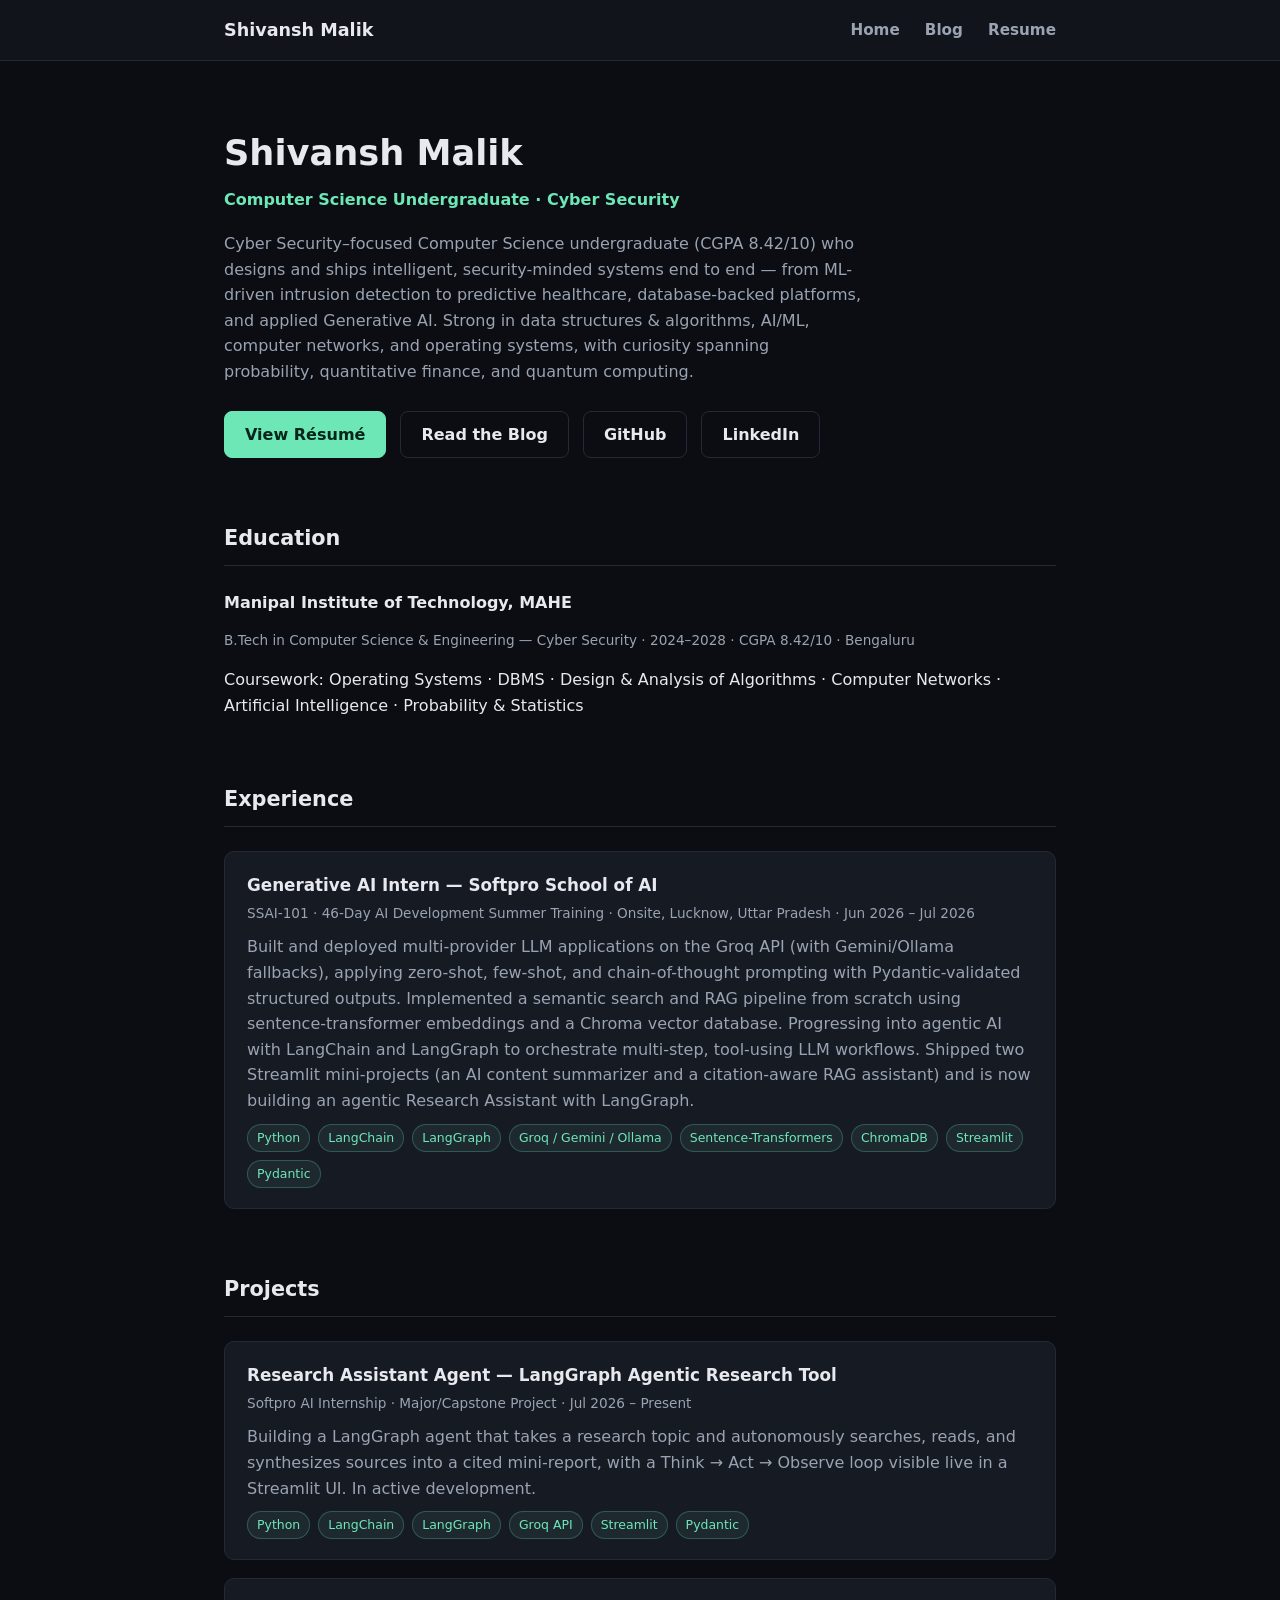
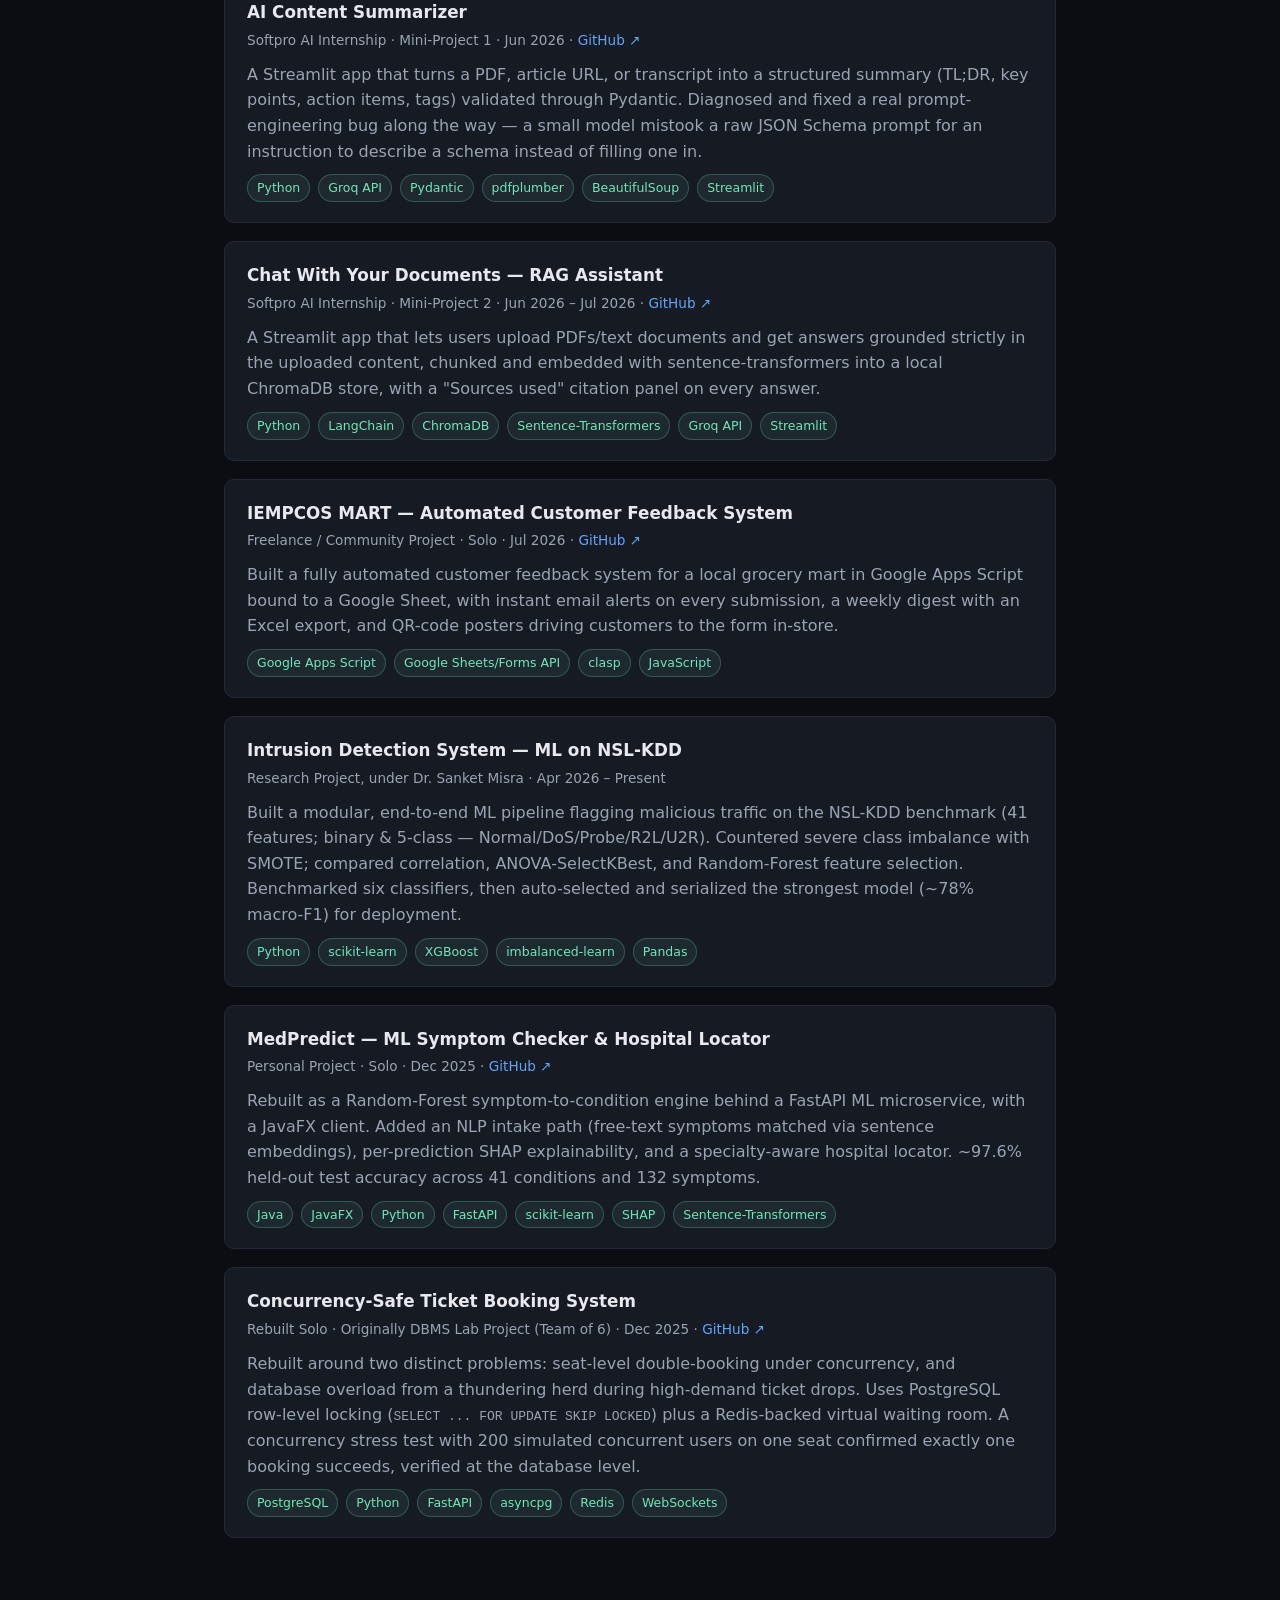
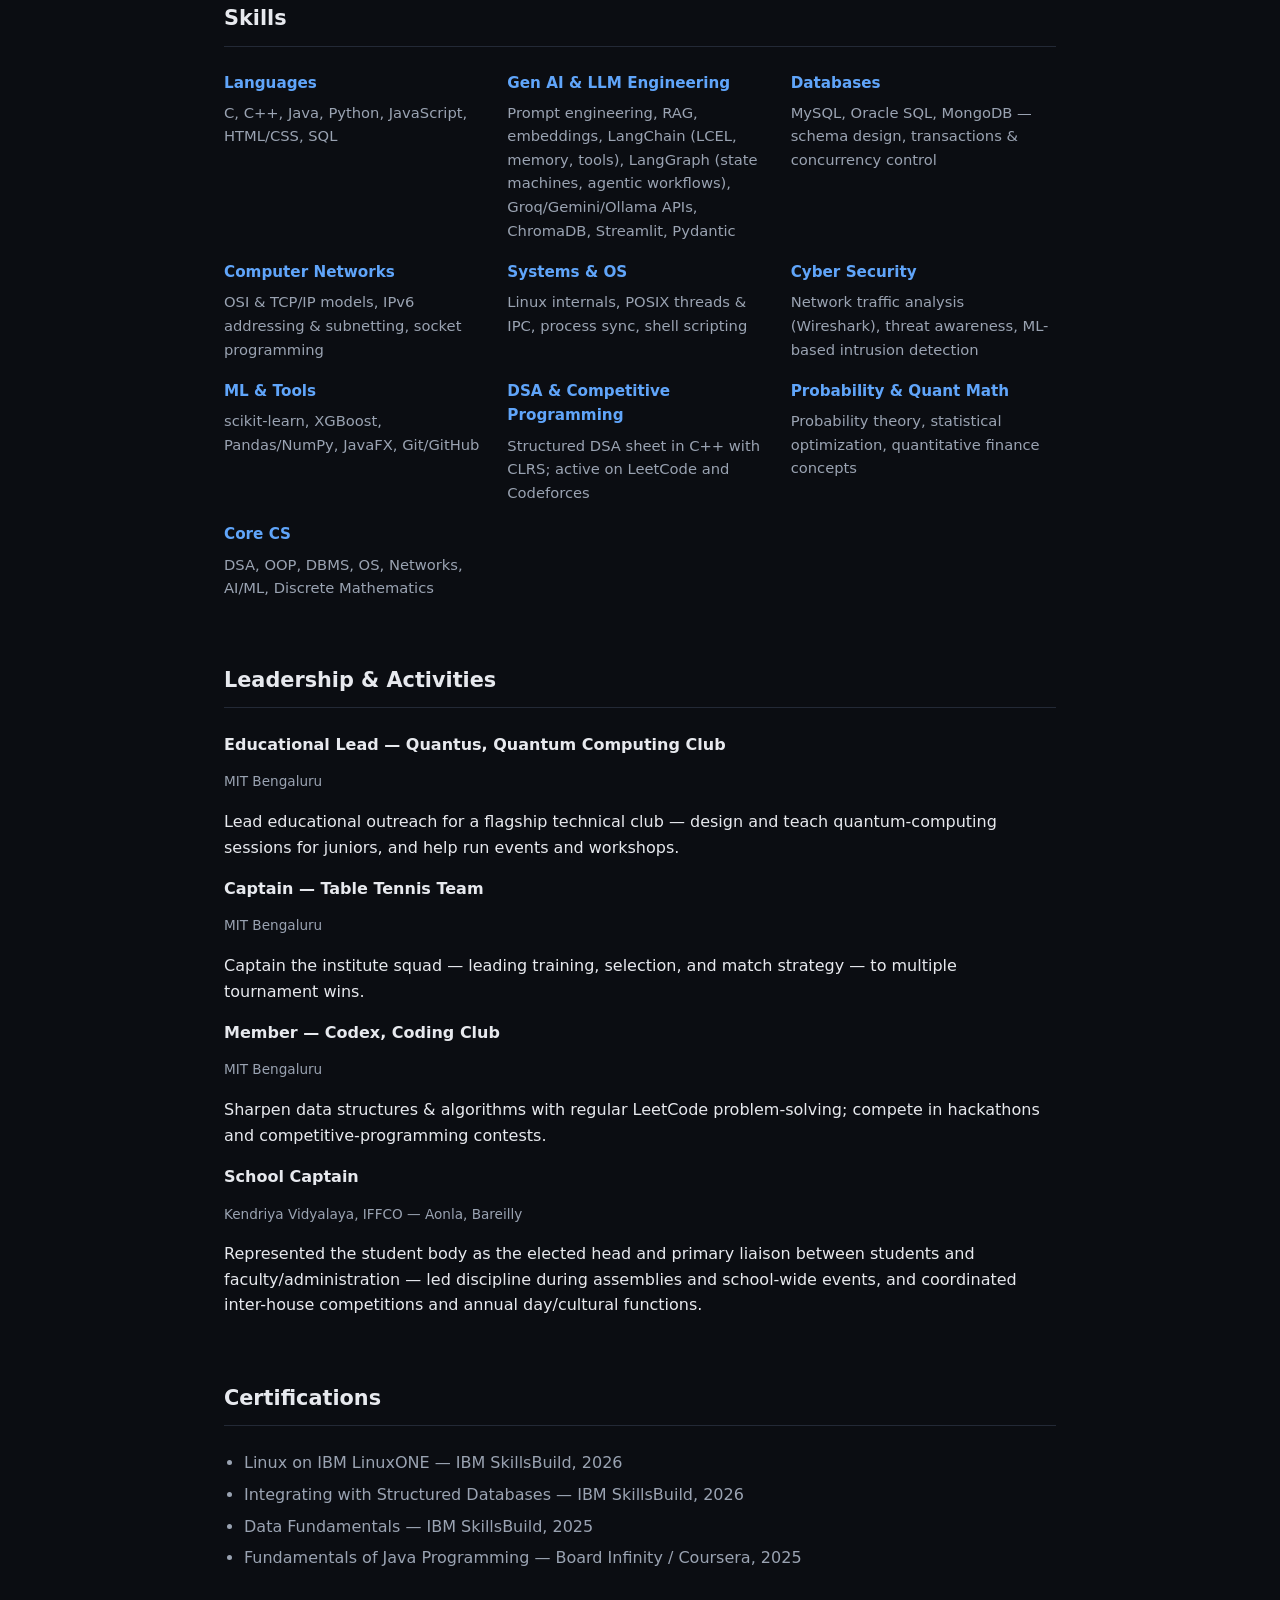
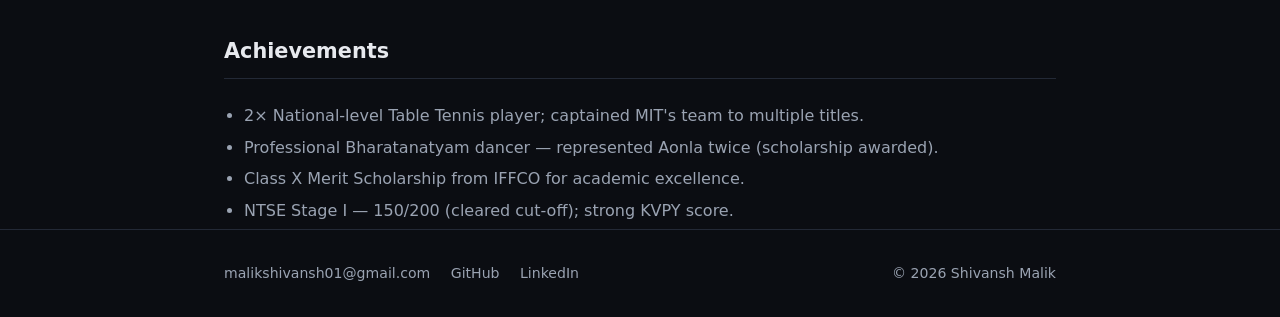
<file: index.html>
<!DOCTYPE html>
<html lang="en">
<head>
  <meta charset="UTF-8" />
  <meta name="viewport" content="width=device-width, initial-scale=1.0" />
  <title>Shivansh Malik — Computer Science &amp; Cyber Security</title>
  <meta name="description" content="Shivansh Malik — Computer Science undergraduate building intelligent, security-minded systems end to end." />
  <link rel="stylesheet" href="style.css" />
</head>
<body>
  <header class="site-header">
    <div class="wrap">
      <a class="brand" href="index.html">Shivansh Malik</a>
      <nav class="site-nav">
        <a href="index.html">Home</a>
        <a href="blog.html">Blog</a>
        <a href="resume.pdf">Resume</a>
      </nav>
    </div>
  </header>

  <main class="wrap">
    <section class="hero">
      <h1>Shivansh Malik</h1>
      <p class="role">Computer Science Undergraduate · Cyber Security</p>
      <p class="lead">
        Cyber Security–focused Computer Science undergraduate (CGPA 8.42/10) who designs and ships
        intelligent, security-minded systems end to end — from ML-driven intrusion detection to
        predictive healthcare, database-backed platforms, and applied Generative AI. Strong in data
        structures &amp; algorithms, AI/ML, computer networks, and operating systems, with curiosity
        spanning probability, quantitative finance, and quantum computing.
      </p>
      <div class="btn-row">
        <a class="btn primary" href="resume.pdf">View Résumé</a>
        <a class="btn ghost" href="blog.html">Read the Blog</a>
        <a class="btn ghost" href="https://github.com/shxvansh07">GitHub</a>
        <a class="btn ghost" href="https://www.linkedin.com/in/shivansh-malik-41b51a372/">LinkedIn</a>
      </div>
    </section>

    <section id="education">
      <h2>Education</h2>
      <div class="edu-item">
        <h3>Manipal Institute of Technology, MAHE</h3>
        <p class="meta">B.Tech in Computer Science &amp; Engineering — Cyber Security · 2024–2028 · CGPA 8.42/10 · Bengaluru</p>
        <p>Coursework: Operating Systems · DBMS · Design &amp; Analysis of Algorithms · Computer Networks · Artificial Intelligence · Probability &amp; Statistics</p>
      </div>
    </section>

    <section id="experience">
      <h2>Experience</h2>
      <div class="card">
        <h3>Generative AI Intern — Softpro School of AI</h3>
        <p class="meta">SSAI-101 · 46-Day AI Development Summer Training · Onsite, Lucknow, Uttar Pradesh · Jun 2026 – Jul 2026</p>
        <p>
          Built and deployed multi-provider LLM applications on the Groq API (with Gemini/Ollama
          fallbacks), applying zero-shot, few-shot, and chain-of-thought prompting with
          Pydantic-validated structured outputs. Implemented a semantic search and RAG pipeline from
          scratch using sentence-transformer embeddings and a Chroma vector database. Progressing into
          agentic AI with LangChain and LangGraph to orchestrate multi-step, tool-using LLM workflows.
          Shipped two Streamlit mini-projects (an AI content summarizer and a citation-aware RAG
          assistant) and is now building an agentic Research Assistant with LangGraph.
        </p>
        <div class="tag-row">
          <span class="tag">Python</span>
          <span class="tag">LangChain</span>
          <span class="tag">LangGraph</span>
          <span class="tag">Groq / Gemini / Ollama</span>
          <span class="tag">Sentence-Transformers</span>
          <span class="tag">ChromaDB</span>
          <span class="tag">Streamlit</span>
          <span class="tag">Pydantic</span>
        </div>
      </div>
    </section>

    <section id="projects">
      <h2>Projects</h2>

      <div class="card">
        <h3>Research Assistant Agent — LangGraph Agentic Research Tool</h3>
        <p class="meta">Softpro AI Internship · Major/Capstone Project · Jul 2026 – Present</p>
        <p>
          Building a LangGraph agent that takes a research topic and autonomously searches, reads, and
          synthesizes sources into a cited mini-report, with a Think → Act → Observe loop visible live
          in a Streamlit UI. In active development.
        </p>
        <div class="tag-row">
          <span class="tag">Python</span>
          <span class="tag">LangChain</span>
          <span class="tag">LangGraph</span>
          <span class="tag">Groq API</span>
          <span class="tag">Streamlit</span>
          <span class="tag">Pydantic</span>
        </div>
      </div>

      <div class="card">
        <h3>AI Content Summarizer</h3>
        <p class="meta">Softpro AI Internship · Mini-Project 1 · Jun 2026 · <a href="https://github.com/shxvansh07/ai-content-summarizer">GitHub ↗</a></p>
        <p>
          A Streamlit app that turns a PDF, article URL, or transcript into a structured summary
          (TL;DR, key points, action items, tags) validated through Pydantic. Diagnosed and fixed a
          real prompt-engineering bug along the way — a small model mistook a raw JSON Schema prompt
          for an instruction to describe a schema instead of filling one in.
        </p>
        <div class="tag-row">
          <span class="tag">Python</span>
          <span class="tag">Groq API</span>
          <span class="tag">Pydantic</span>
          <span class="tag">pdfplumber</span>
          <span class="tag">BeautifulSoup</span>
          <span class="tag">Streamlit</span>
        </div>
      </div>

      <div class="card">
        <h3>Chat With Your Documents — RAG Assistant</h3>
        <p class="meta">Softpro AI Internship · Mini-Project 2 · Jun 2026 – Jul 2026 · <a href="https://github.com/shxvansh07/chat-with-your-documents-rag-assistant">GitHub ↗</a></p>
        <p>
          A Streamlit app that lets users upload PDFs/text documents and get answers grounded strictly
          in the uploaded content, chunked and embedded with sentence-transformers into a local
          ChromaDB store, with a "Sources used" citation panel on every answer.
        </p>
        <div class="tag-row">
          <span class="tag">Python</span>
          <span class="tag">LangChain</span>
          <span class="tag">ChromaDB</span>
          <span class="tag">Sentence-Transformers</span>
          <span class="tag">Groq API</span>
          <span class="tag">Streamlit</span>
        </div>
      </div>

      <div class="card">
        <h3>IEMPCOS MART — Automated Customer Feedback System</h3>
        <p class="meta">Freelance / Community Project · Solo · Jul 2026 · <a href="https://github.com/shxvansh07/iempcos-mart-feedback-system">GitHub ↗</a></p>
        <p>
          Built a fully automated customer feedback system for a local grocery mart in Google Apps
          Script bound to a Google Sheet, with instant email alerts on every submission, a weekly
          digest with an Excel export, and QR-code posters driving customers to the form in-store.
        </p>
        <div class="tag-row">
          <span class="tag">Google Apps Script</span>
          <span class="tag">Google Sheets/Forms API</span>
          <span class="tag">clasp</span>
          <span class="tag">JavaScript</span>
        </div>
      </div>

      <div class="card">
        <h3>Intrusion Detection System — ML on NSL-KDD</h3>
        <p class="meta">Research Project, under Dr. Sanket Misra · Apr 2026 – Present</p>
        <p>
          Built a modular, end-to-end ML pipeline flagging malicious traffic on the NSL-KDD benchmark
          (41 features; binary &amp; 5-class — Normal/DoS/Probe/R2L/U2R). Countered severe class imbalance
          with SMOTE; compared correlation, ANOVA-SelectKBest, and Random-Forest feature selection.
          Benchmarked six classifiers, then auto-selected and serialized the strongest model
          (~78% macro-F1) for deployment.
        </p>
        <div class="tag-row">
          <span class="tag">Python</span>
          <span class="tag">scikit-learn</span>
          <span class="tag">XGBoost</span>
          <span class="tag">imbalanced-learn</span>
          <span class="tag">Pandas</span>
        </div>
      </div>

      <div class="card">
        <h3>MedPredict — ML Symptom Checker &amp; Hospital Locator</h3>
        <p class="meta">Personal Project · Solo · Dec 2025 · <a href="https://github.com/shxvansh07/medpredict">GitHub ↗</a></p>
        <p>
          Rebuilt as a Random-Forest symptom-to-condition engine behind a FastAPI ML microservice, with
          a JavaFX client. Added an NLP intake path (free-text symptoms matched via sentence embeddings),
          per-prediction SHAP explainability, and a specialty-aware hospital locator. ~97.6% held-out
          test accuracy across 41 conditions and 132 symptoms.
        </p>
        <div class="tag-row">
          <span class="tag">Java</span>
          <span class="tag">JavaFX</span>
          <span class="tag">Python</span>
          <span class="tag">FastAPI</span>
          <span class="tag">scikit-learn</span>
          <span class="tag">SHAP</span>
          <span class="tag">Sentence-Transformers</span>
        </div>
      </div>

      <div class="card">
        <h3>Concurrency-Safe Ticket Booking System</h3>
        <p class="meta">Rebuilt Solo · Originally DBMS Lab Project (Team of 6) · Dec 2025 · <a href="https://github.com/shxvansh07/ticket-booking-system">GitHub ↗</a></p>
        <p>
          Rebuilt around two distinct problems: seat-level double-booking under concurrency, and
          database overload from a thundering herd during high-demand ticket drops. Uses PostgreSQL
          row-level locking (<code>SELECT ... FOR UPDATE SKIP LOCKED</code>) plus a Redis-backed virtual
          waiting room. A concurrency stress test with 200 simulated concurrent users on one seat
          confirmed exactly one booking succeeds, verified at the database level.
        </p>
        <div class="tag-row">
          <span class="tag">PostgreSQL</span>
          <span class="tag">Python</span>
          <span class="tag">FastAPI</span>
          <span class="tag">asyncpg</span>
          <span class="tag">Redis</span>
          <span class="tag">WebSockets</span>
        </div>
      </div>
    </section>

    <section id="skills">
      <h2>Skills</h2>
      <div class="skills-grid">
        <div class="skill-card">
          <h3>Languages</h3>
          <p>C, C++, Java, Python, JavaScript, HTML/CSS, SQL</p>
        </div>
        <div class="skill-card">
          <h3>Gen AI &amp; LLM Engineering</h3>
          <p>Prompt engineering, RAG, embeddings, LangChain (LCEL, memory, tools), LangGraph (state machines, agentic workflows), Groq/Gemini/Ollama APIs, ChromaDB, Streamlit, Pydantic</p>
        </div>
        <div class="skill-card">
          <h3>Databases</h3>
          <p>MySQL, Oracle SQL, MongoDB — schema design, transactions &amp; concurrency control</p>
        </div>
        <div class="skill-card">
          <h3>Computer Networks</h3>
          <p>OSI &amp; TCP/IP models, IPv6 addressing &amp; subnetting, socket programming</p>
        </div>
        <div class="skill-card">
          <h3>Systems &amp; OS</h3>
          <p>Linux internals, POSIX threads &amp; IPC, process sync, shell scripting</p>
        </div>
        <div class="skill-card">
          <h3>Cyber Security</h3>
          <p>Network traffic analysis (Wireshark), threat awareness, ML-based intrusion detection</p>
        </div>
        <div class="skill-card">
          <h3>ML &amp; Tools</h3>
          <p>scikit-learn, XGBoost, Pandas/NumPy, JavaFX, Git/GitHub</p>
        </div>
        <div class="skill-card">
          <h3>DSA &amp; Competitive Programming</h3>
          <p>Structured DSA sheet in C++ with CLRS; active on LeetCode and Codeforces</p>
        </div>
        <div class="skill-card">
          <h3>Probability &amp; Quant Math</h3>
          <p>Probability theory, statistical optimization, quantitative finance concepts</p>
        </div>
        <div class="skill-card">
          <h3>Core CS</h3>
          <p>DSA, OOP, DBMS, OS, Networks, AI/ML, Discrete Mathematics</p>
        </div>
      </div>
    </section>

    <section id="leadership">
      <h2>Leadership &amp; Activities</h2>
      <div class="leadership-item">
        <h3>Educational Lead — Quantus, Quantum Computing Club</h3>
        <p class="meta">MIT Bengaluru</p>
        <p>Lead educational outreach for a flagship technical club — design and teach quantum-computing sessions for juniors, and help run events and workshops.</p>
      </div>
      <div class="leadership-item">
        <h3>Captain — Table Tennis Team</h3>
        <p class="meta">MIT Bengaluru</p>
        <p>Captain the institute squad — leading training, selection, and match strategy — to multiple tournament wins.</p>
      </div>
      <div class="leadership-item">
        <h3>Member — Codex, Coding Club</h3>
        <p class="meta">MIT Bengaluru</p>
        <p>Sharpen data structures &amp; algorithms with regular LeetCode problem-solving; compete in hackathons and competitive-programming contests.</p>
      </div>
      <div class="leadership-item">
        <h3>School Captain</h3>
        <p class="meta">Kendriya Vidyalaya, IFFCO — Aonla, Bareilly</p>
        <p>Represented the student body as the elected head and primary liaison between students and faculty/administration — led discipline during assemblies and school-wide events, and coordinated inter-house competitions and annual day/cultural functions.</p>
      </div>
    </section>

    <section id="certifications">
      <h2>Certifications</h2>
      <ul class="achievements">
        <li>Linux on IBM LinuxONE — IBM SkillsBuild, 2026</li>
        <li>Integrating with Structured Databases — IBM SkillsBuild, 2026</li>
        <li>Data Fundamentals — IBM SkillsBuild, 2025</li>
        <li>Fundamentals of Java Programming — Board Infinity / Coursera, 2025</li>
      </ul>
    </section>

    <section id="achievements">
      <h2>Achievements</h2>
      <ul class="achievements">
        <li>2× National-level Table Tennis player; captained MIT's team to multiple titles.</li>
        <li>Professional Bharatanatyam dancer — represented Aonla twice (scholarship awarded).</li>
        <li>Class X Merit Scholarship from IFFCO for academic excellence.</li>
        <li>NTSE Stage I — 150/200 (cleared cut-off); strong KVPY score.</li>
      </ul>
    </section>
  </main>

  <footer>
    <div class="wrap">
      <div>
        <a href="mailto:malikshivansh01@gmail.com">malikshivansh01@gmail.com</a>
        <a href="https://github.com/shxvansh07">GitHub</a>
        <a href="https://www.linkedin.com/in/shivansh-malik-41b51a372/">LinkedIn</a>
      </div>
      <div>© 2026 Shivansh Malik</div>
    </div>
  </footer>
</body>
</html>
</file>
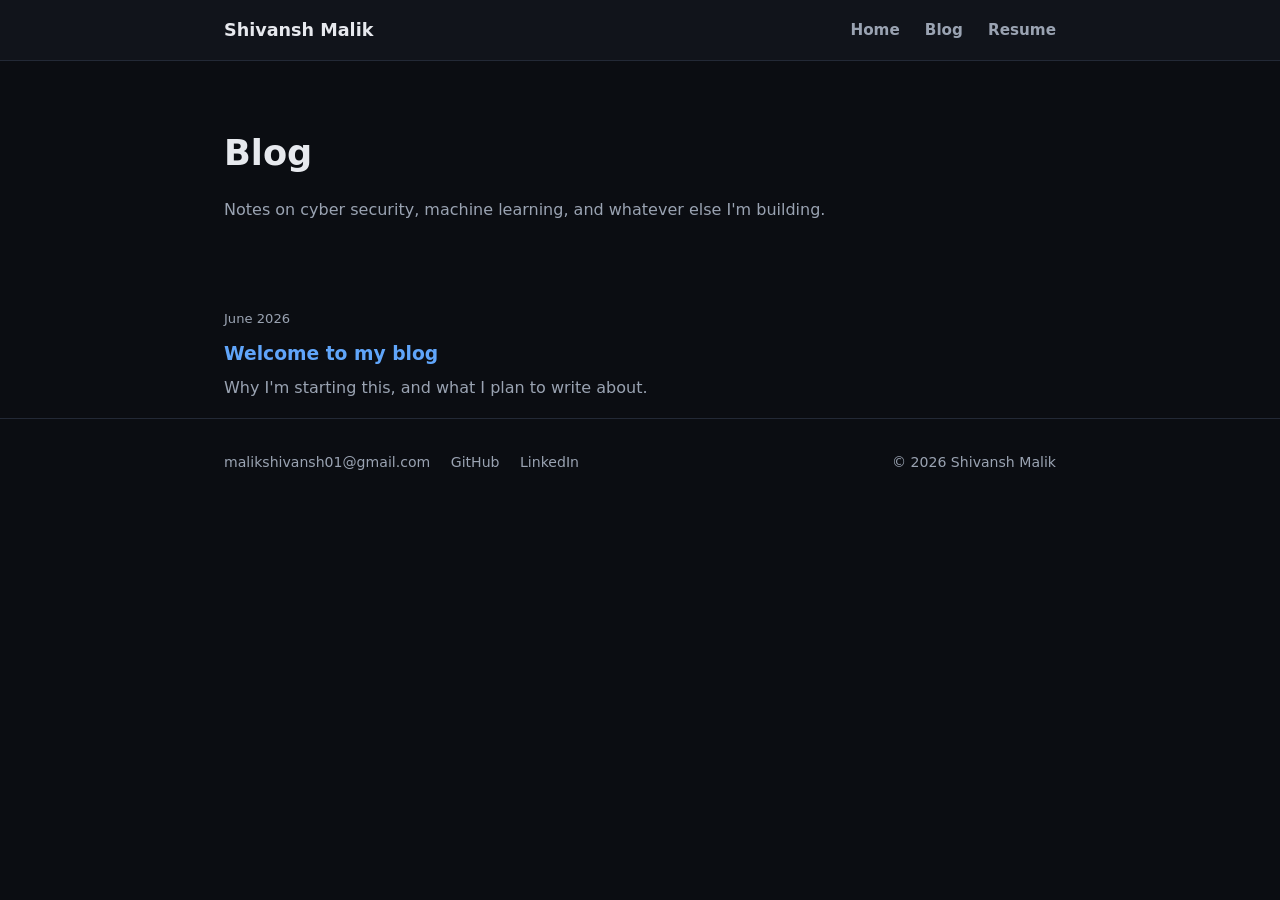
<file: blog.html>
<!DOCTYPE html>
<html lang="en">
<head>
  <meta charset="UTF-8" />
  <meta name="viewport" content="width=device-width, initial-scale=1.0" />
  <title>Blog — Shivansh Malik</title>
  <link rel="stylesheet" href="style.css" />
</head>
<body>
  <header class="site-header">
    <div class="wrap">
      <a class="brand" href="index.html">Shivansh Malik</a>
      <nav class="site-nav">
        <a href="index.html">Home</a>
        <a href="blog.html">Blog</a>
        <a href="resume.pdf">Resume</a>
      </nav>
    </div>
  </header>

  <main class="wrap">
    <section class="hero">
      <h1>Blog</h1>
      <p class="lead">Notes on cyber security, machine learning, and whatever else I'm building.</p>
    </section>

    <section class="post-list">
      <div class="post-item">
        <span class="post-date">June 2026</span>
        <h3><a href="blog/welcome-to-my-blog.html">Welcome to my blog</a></h3>
        <p>Why I'm starting this, and what I plan to write about.</p>
      </div>
    </section>
  </main>

  <footer>
    <div class="wrap">
      <div>
        <a href="mailto:malikshivansh01@gmail.com">malikshivansh01@gmail.com</a>
        <a href="https://github.com/shxvansh07">GitHub</a>
        <a href="https://www.linkedin.com/in/shivansh-malik-41b51a372/">LinkedIn</a>
      </div>
      <div>© 2026 Shivansh Malik</div>
    </div>
  </footer>
</body>
</html>
</file>
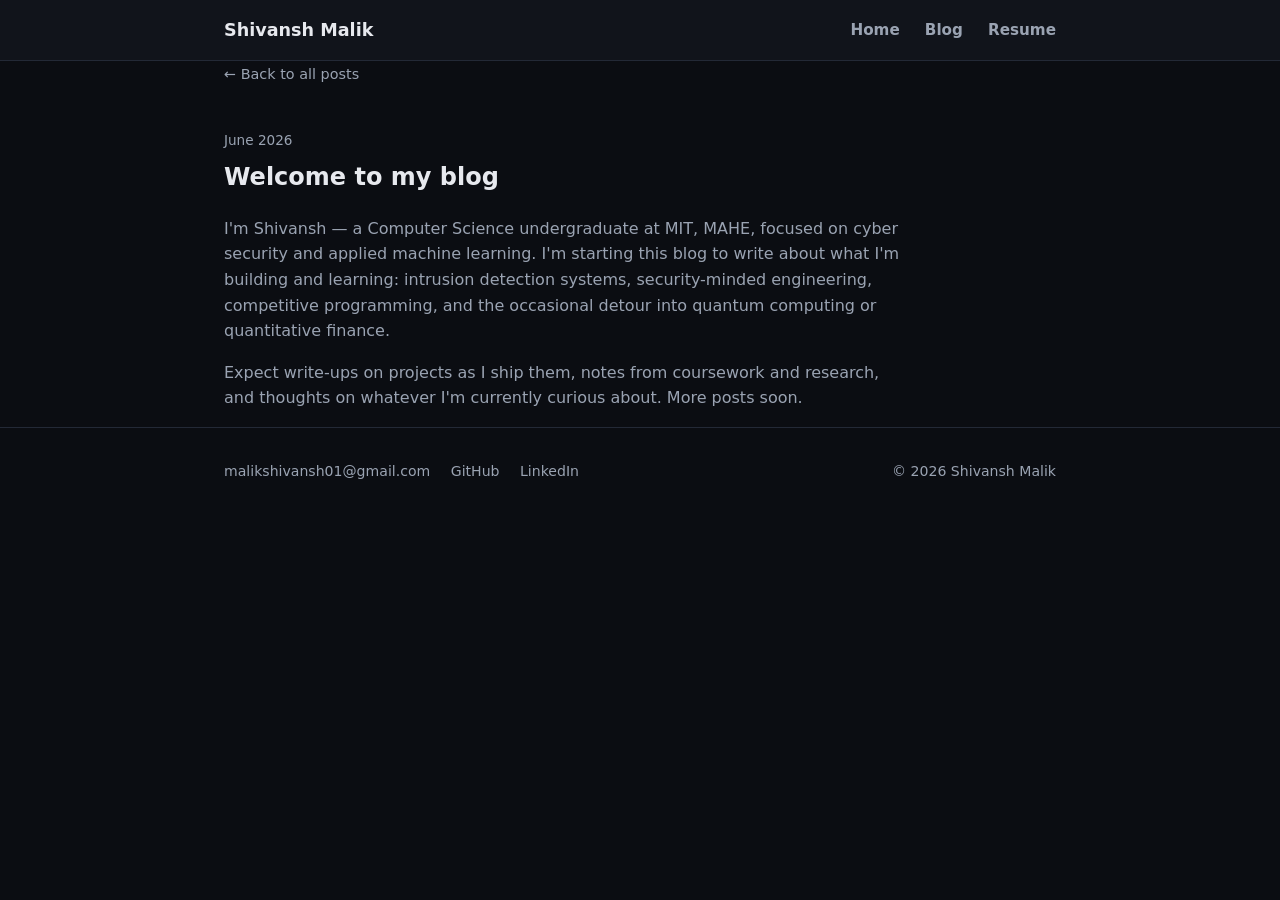
<file: blog/welcome-to-my-blog.html>
<!DOCTYPE html>
<html lang="en">
<head>
  <meta charset="UTF-8" />
  <meta name="viewport" content="width=device-width, initial-scale=1.0" />
  <title>Welcome to my blog — Shivansh Malik</title>
  <link rel="stylesheet" href="../style.css" />
</head>
<body>
  <header class="site-header">
    <div class="wrap">
      <a class="brand" href="../index.html">Shivansh Malik</a>
      <nav class="site-nav">
        <a href="../index.html">Home</a>
        <a href="../blog.html">Blog</a>
        <a href="../resume.pdf">Resume</a>
      </nav>
    </div>
  </header>

  <main class="wrap">
    <a class="back-link" href="../blog.html">&larr; Back to all posts</a>
    <article class="post">
      <p class="post-date">June 2026</p>
      <h1>Welcome to my blog</h1>
      <p>
        I'm Shivansh — a Computer Science undergraduate at MIT, MAHE, focused on cyber security and
        applied machine learning. I'm starting this blog to write about what I'm building and learning:
        intrusion detection systems, security-minded engineering, competitive programming, and the
        occasional detour into quantum computing or quantitative finance.
      </p>
      <p>
        Expect write-ups on projects as I ship them, notes from coursework and research, and thoughts
        on whatever I'm currently curious about. More posts soon.
      </p>
    </article>
  </main>

  <footer>
    <div class="wrap">
      <div>
        <a href="mailto:malikshivansh01@gmail.com">malikshivansh01@gmail.com</a>
        <a href="https://github.com/shxvansh07">GitHub</a>
        <a href="https://www.linkedin.com/in/shivansh-malik-41b51a372/">LinkedIn</a>
      </div>
      <div>© 2026 Shivansh Malik</div>
    </div>
  </footer>
</body>
</html>
</file>
<file: style.css>
:root {
  --bg: #0b0d12;
  --bg-soft: #11141b;
  --card: #161a23;
  --border: #232936;
  --text: #e7e9ee;
  --text-dim: #9aa3b2;
  --accent: #6ee7b7;
  --accent-2: #60a5fa;
  --max-width: 880px;
}

* {
  box-sizing: border-box;
}

html {
  scroll-behavior: smooth;
}

body {
  margin: 0;
  background: var(--bg);
  color: var(--text);
  font-family: "Segoe UI", system-ui, -apple-system, Roboto, Helvetica, Arial, sans-serif;
  line-height: 1.6;
}

a {
  color: var(--accent-2);
  text-decoration: none;
}

a:hover {
  text-decoration: underline;
}

.wrap {
  max-width: var(--max-width);
  margin: 0 auto;
  padding: 0 24px;
}

header.site-header {
  border-bottom: 1px solid var(--border);
  background: var(--bg-soft);
  position: sticky;
  top: 0;
  z-index: 10;
}

header.site-header .wrap {
  display: flex;
  align-items: center;
  justify-content: space-between;
  padding-top: 16px;
  padding-bottom: 16px;
}

.brand {
  font-weight: 700;
  font-size: 1.1rem;
  color: var(--text);
}

.brand:hover {
  text-decoration: none;
  color: var(--accent);
}

nav.site-nav a {
  margin-left: 20px;
  color: var(--text-dim);
  font-weight: 600;
  font-size: 0.95rem;
}

nav.site-nav a:hover {
  color: var(--accent);
  text-decoration: none;
}

main {
  padding: 56px 0 80px;
}

.hero h1 {
  font-size: 2.2rem;
  margin: 0 0 6px;
}

.hero .role {
  color: var(--accent);
  font-weight: 600;
  margin: 0 0 18px;
}

.hero p.lead {
  color: var(--text-dim);
  max-width: 640px;
}

.btn-row {
  display: flex;
  gap: 14px;
  margin-top: 26px;
  flex-wrap: wrap;
}

.btn {
  display: inline-block;
  padding: 10px 20px;
  border-radius: 8px;
  font-weight: 600;
  border: 1px solid var(--border);
}

.btn.primary {
  background: var(--accent);
  color: #06251b;
  border-color: var(--accent);
}

.btn.primary:hover {
  text-decoration: none;
  opacity: 0.9;
}

.btn.ghost {
  color: var(--text);
}

.btn.ghost:hover {
  text-decoration: none;
  border-color: var(--accent-2);
  color: var(--accent-2);
}

section {
  margin-top: 64px;
}

section h2 {
  font-size: 1.3rem;
  border-bottom: 1px solid var(--border);
  padding-bottom: 10px;
  margin-bottom: 24px;
}

.skills-grid {
  display: grid;
  grid-template-columns: repeat(auto-fit, minmax(200px, 1fr));
  gap: 18px;
}

.skill-card h3 {
  margin: 0 0 6px;
  font-size: 0.95rem;
  color: var(--accent-2);
}

.skill-card p {
  margin: 0;
  color: var(--text-dim);
  font-size: 0.92rem;
}

.card {
  background: var(--card);
  border: 1px solid var(--border);
  border-radius: 10px;
  padding: 20px 22px;
  margin-bottom: 18px;
}

.card h3 {
  margin: 0 0 4px;
  font-size: 1.05rem;
}

.card .meta {
  color: var(--text-dim);
  font-size: 0.85rem;
  margin-bottom: 10px;
}

.card p {
  margin: 0 0 8px;
  color: var(--text-dim);
}

.tag-row {
  display: flex;
  flex-wrap: wrap;
  gap: 8px;
  margin-top: 10px;
}

.tag {
  font-size: 0.78rem;
  color: var(--accent);
  background: rgba(110, 231, 183, 0.08);
  border: 1px solid rgba(110, 231, 183, 0.25);
  padding: 3px 9px;
  border-radius: 999px;
}

.edu-item, .leadership-item {
  margin-bottom: 16px;
}

.edu-item h3, .leadership-item h3 {
  margin: 0 0 2px;
  font-size: 1rem;
}

.edu-item .meta, .leadership-item .meta {
  color: var(--text-dim);
  font-size: 0.85rem;
}

ul.achievements {
  margin: 0;
  padding-left: 20px;
  color: var(--text-dim);
}

ul.achievements li {
  margin-bottom: 6px;
}

footer {
  border-top: 1px solid var(--border);
  padding: 32px 0;
  color: var(--text-dim);
  font-size: 0.88rem;
}

footer .wrap {
  display: flex;
  justify-content: space-between;
  flex-wrap: wrap;
  gap: 10px;
}

footer a {
  color: var(--text-dim);
  margin-right: 16px;
}

footer a:hover {
  color: var(--accent-2);
}

.post-list .post-item {
  padding: 18px 0;
  border-bottom: 1px solid var(--border);
}

.post-list .post-item:last-child {
  border-bottom: none;
}

.post-item .post-date {
  color: var(--text-dim);
  font-size: 0.82rem;
}

.post-item h3 {
  margin: 8px 0 6px;
}

.post-item p {
  color: var(--text-dim);
  margin: 0;
}

article.post {
  max-width: 680px;
}

article.post .post-date {
  color: var(--text-dim);
  font-size: 0.85rem;
  margin-bottom: 6px;
}

article.post h1 {
  margin-top: 0;
}

article.post p {
  color: var(--text-dim);
}

.back-link {
  display: inline-block;
  margin-bottom: 30px;
  color: var(--text-dim);
  font-size: 0.9rem;
}
</file>
